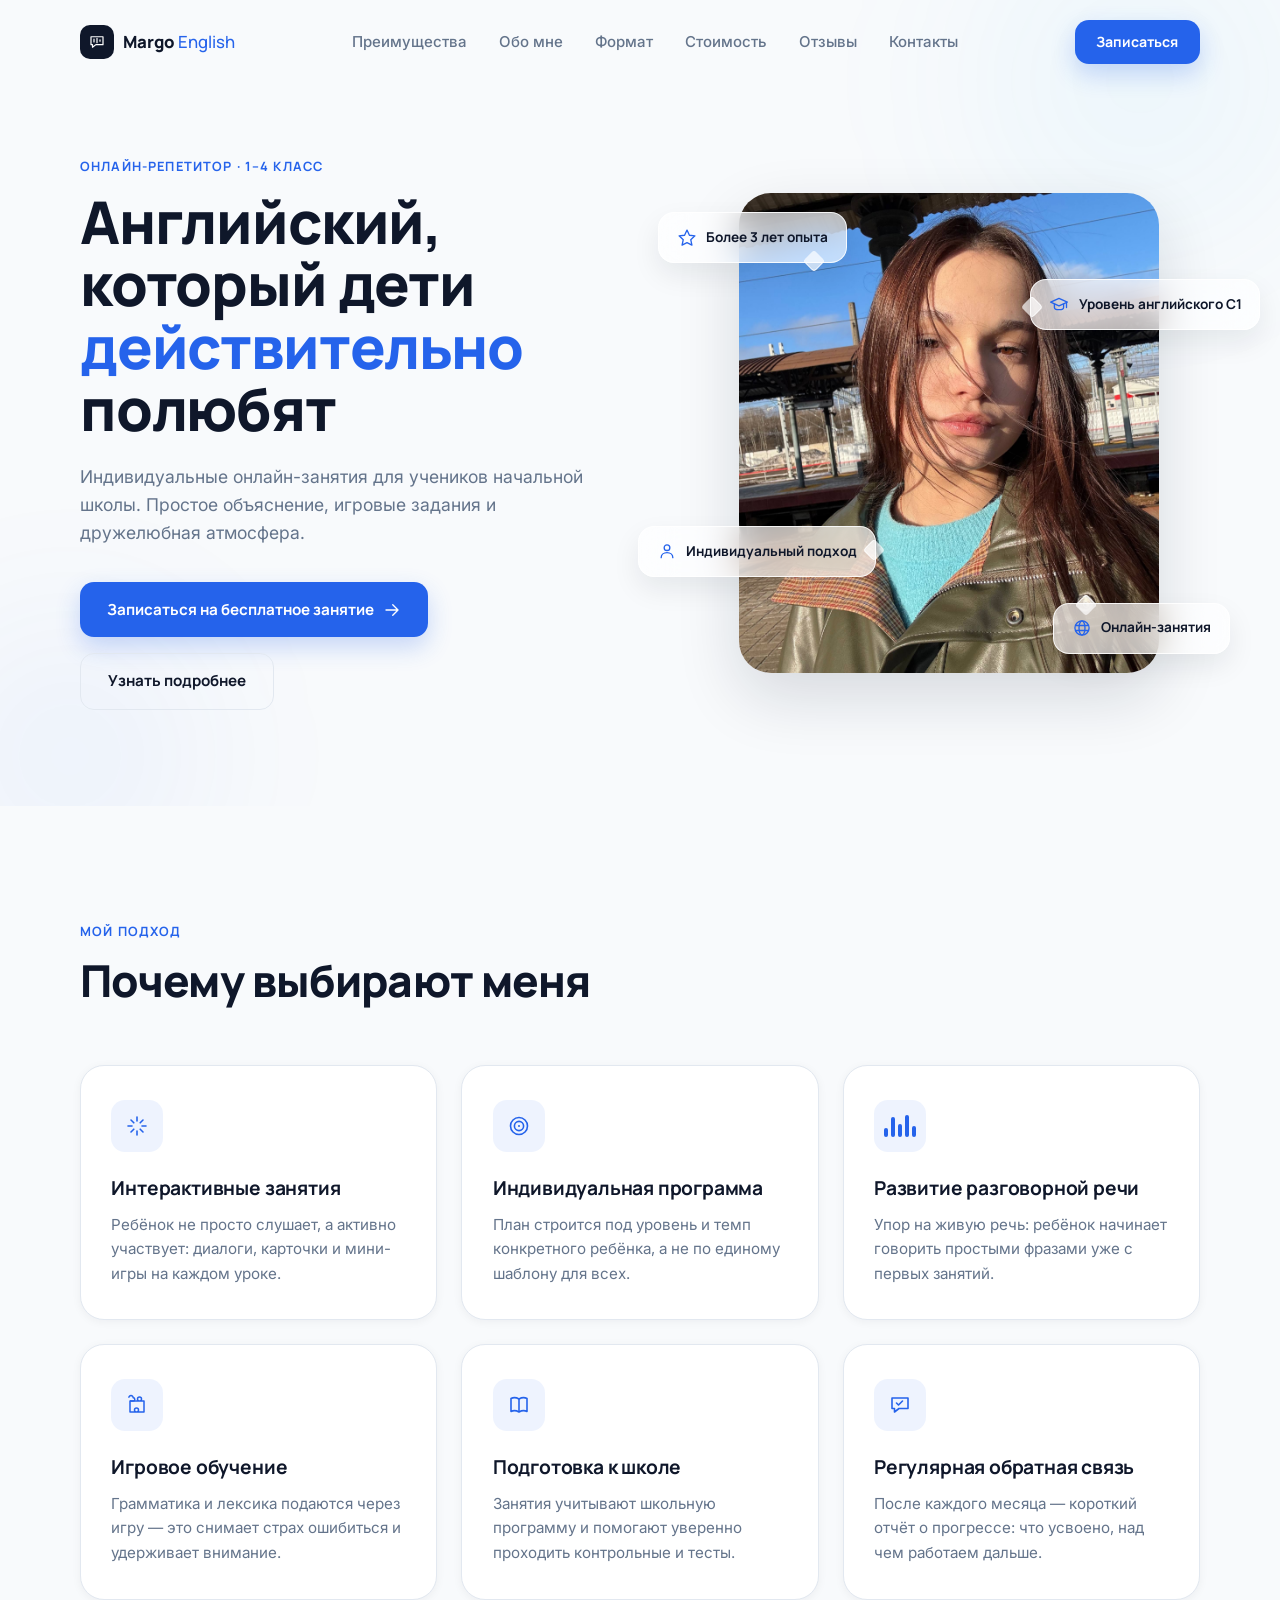
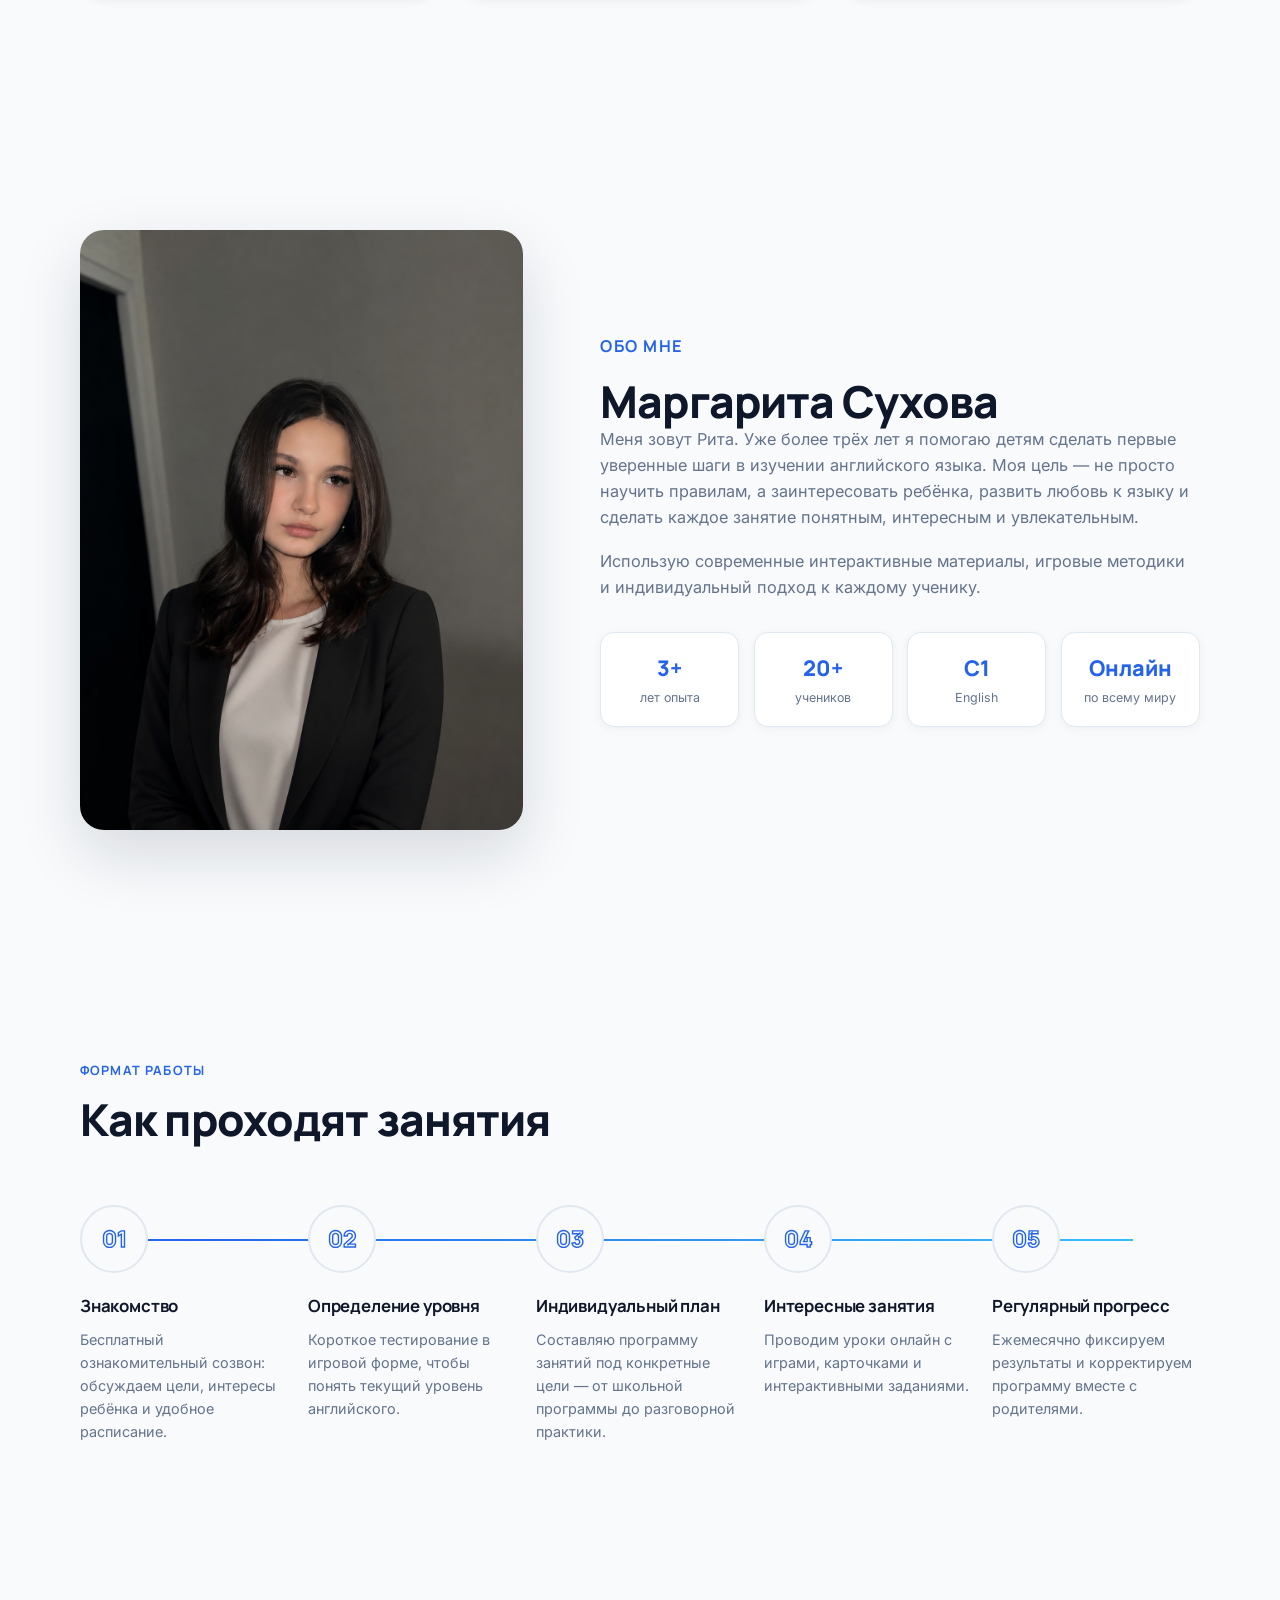
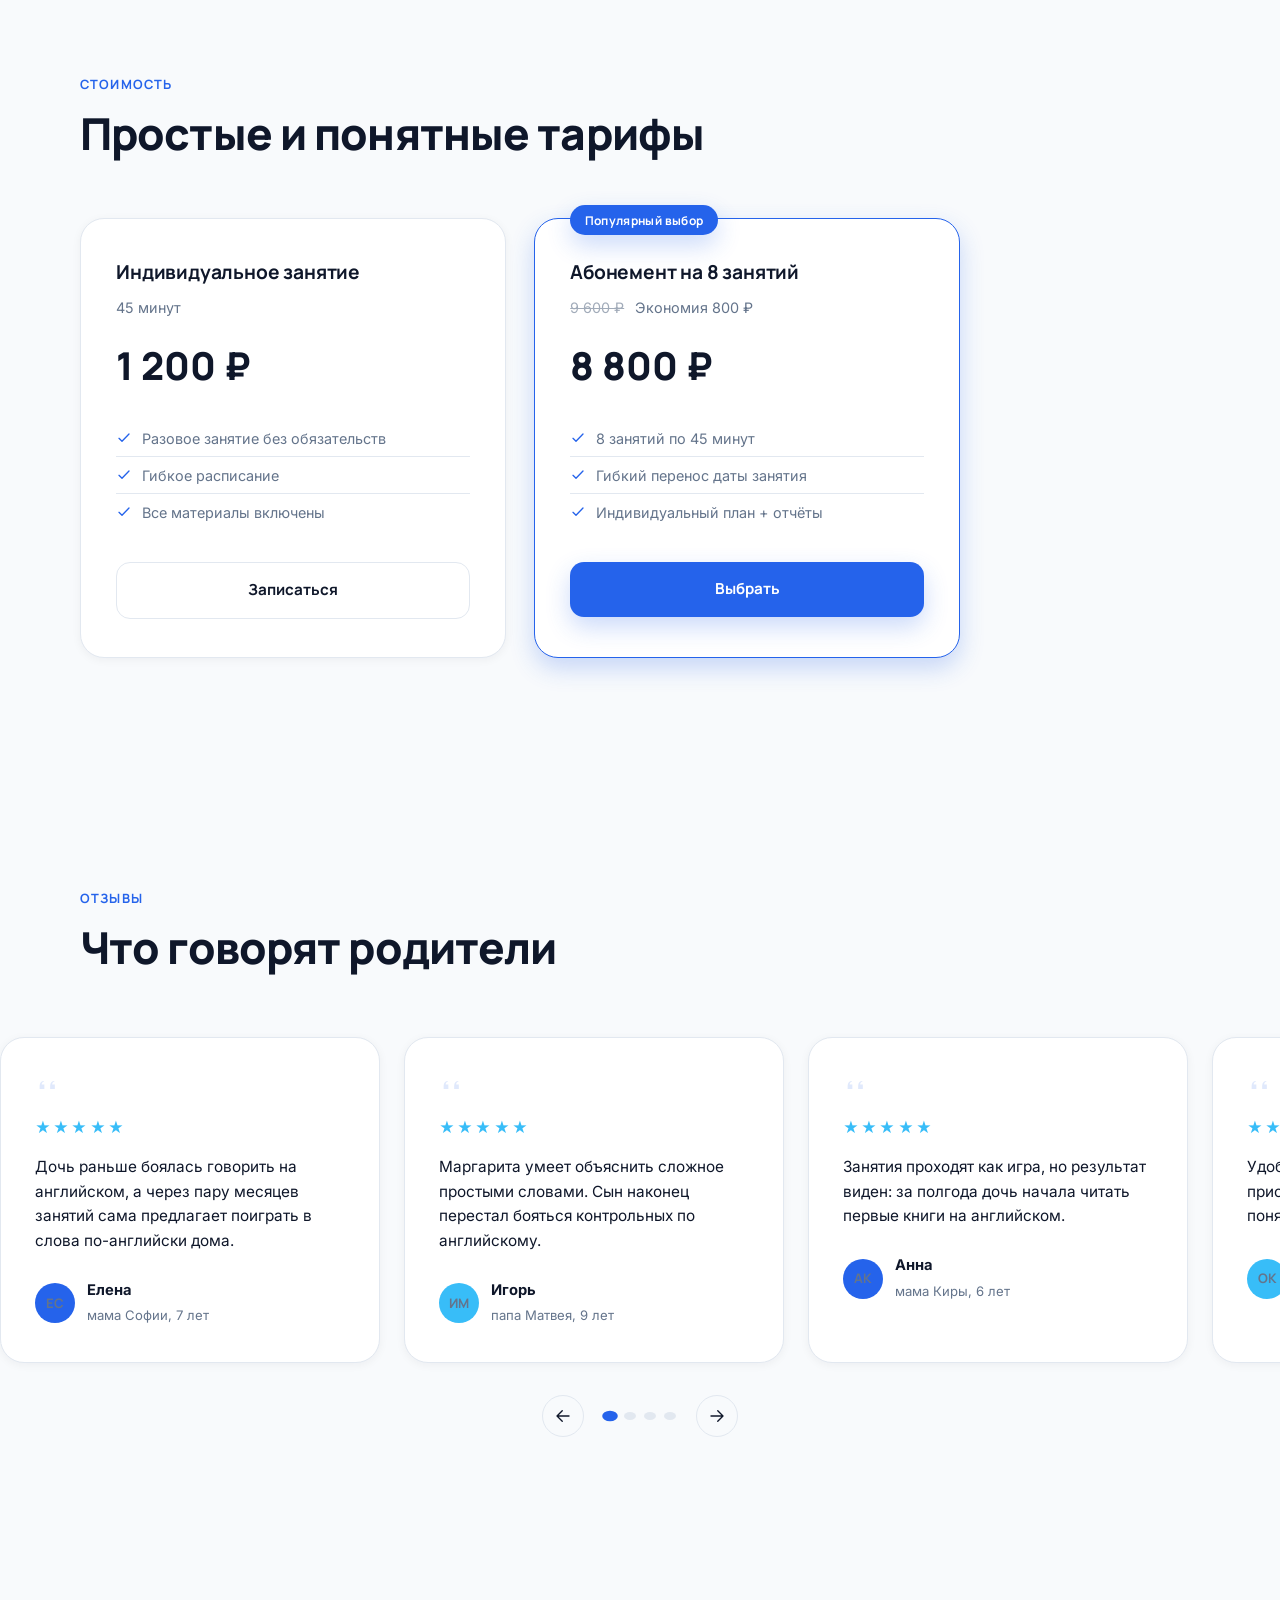
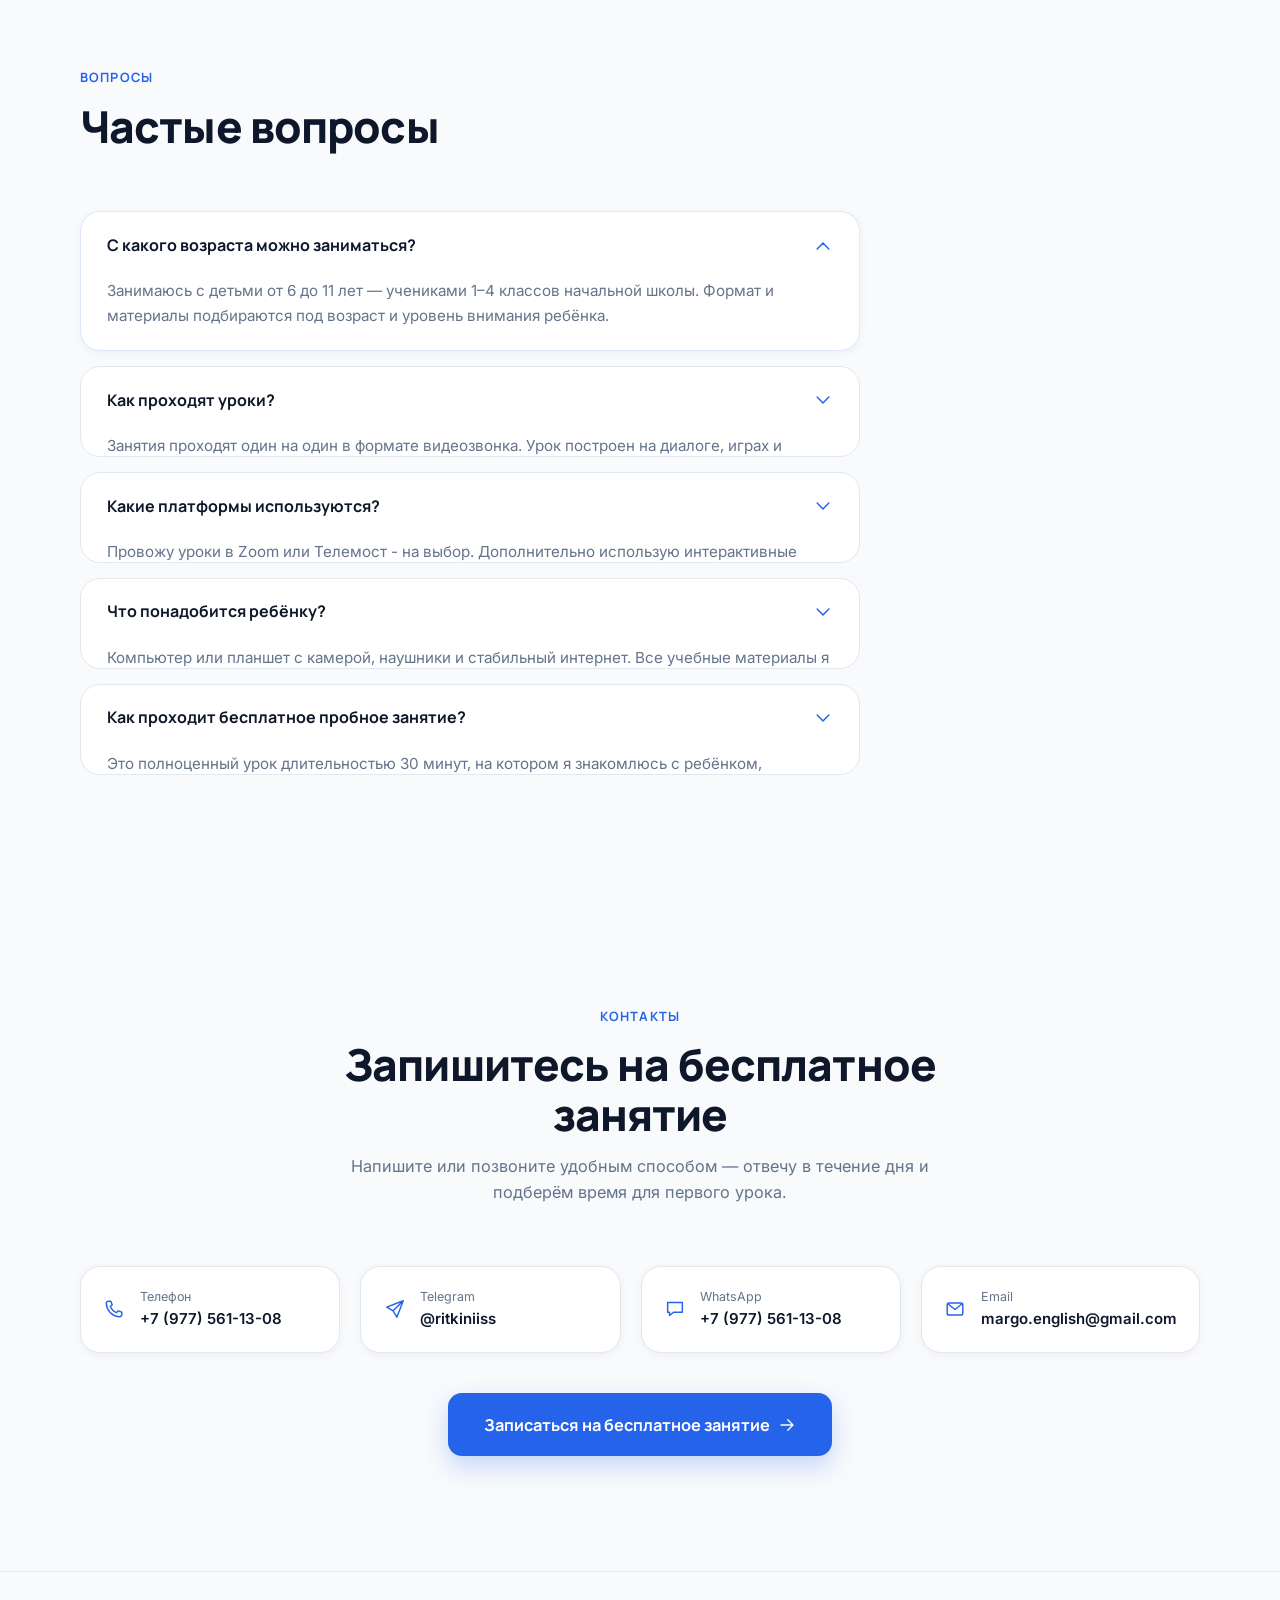
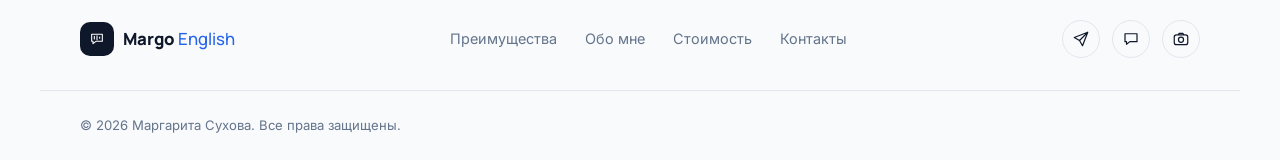
<file: index.html>
<!DOCTYPE html>
<html lang="ru">
<head>
<meta charset="UTF-8">
<meta name="viewport" content="width=device-width, initial-scale=1.0">
<title>Маргарита Сухова — репетитор английского языка для детей | Онлайн-занятия</title>
<meta name="description" content="Индивидуальные онлайн-занятия английским языком для учеников начальной школы. Игровые задания, разговорная практика и регулярная обратная связь для родителей. Запишитесь на бесплатное пробное занятие.">
<meta name="theme-color" content="#F8FAFC">

<!-- Open Graph -->
<meta property="og:type" content="website">
<meta property="og:title" content="Дарья Кроитор — репетитор английского языка для детей">
<meta property="og:description" content="Индивидуальные онлайн-занятия для учеников начальной школы. Простое объяснение, игровые задания и дружелюбная атмосфера.">
<meta property="og:image" content="images/about-photo.jpg">
<meta property="og:locale" content="ru_RU">

<link rel="icon" type="image/svg+xml" href="images/favicon.svg">

<!-- Preconnect + Google Fonts (Manrope for display, Inter for body) -->
<link rel="preconnect" href="https://fonts.googleapis.com">
<link rel="preconnect" href="https://fonts.gstatic.com" crossorigin>
<link href="https://fonts.googleapis.com/css2?family=Manrope:wght@500;700;800&family=Inter:wght@400;500;600;700&display=swap" rel="stylesheet">

<link rel="stylesheet" href="css/style.css">

<!-- JSON-LD structured data for SEO -->
<script type="application/ld+json">
{
  "@context": "https://schema.org",
  "@type": "Person",
  "name": "Маргарита Сухова",
  "jobTitle": "Репетитор английского языка",
  "description": "Онлайн-репетитор английского языка для учеников начальной школы. Индивидуальные занятия, игровые методики, подготовка к школе.",
  "knowsLanguage": ["ru", "en"],
  "areaServed": "Онлайн, весь мир"
}
</script>
</head>
<body>

<!-- ============ SVG ICON SPRITE (hidden, reused via <use>) ============ -->
<svg xmlns="http://www.w3.org/2000/svg" style="display:none" aria-hidden="true">
  <defs>
    <symbol id="icon-star" viewBox="0 0 24 24"><path d="M12 2.5l2.9 6.2 6.6.7-5 4.6 1.4 6.6L12 17.6 6.1 20.6l1.4-6.6-5-4.6 6.6-.7z" fill="none" stroke="currentColor" stroke-width="1.6" stroke-linejoin="round"/></symbol>
    <symbol id="icon-cap" viewBox="0 0 24 24"><path d="M2 8.5L12 4l10 4.5-10 4.5-10-4.5z" fill="none" stroke="currentColor" stroke-width="1.6" stroke-linejoin="round"/><path d="M6.5 10.6v4.3c0 1.4 2.5 2.6 5.5 2.6s5.5-1.2 5.5-2.6v-4.3" fill="none" stroke="currentColor" stroke-width="1.6" stroke-linejoin="round"/><path d="M21 9.5v5.5" fill="none" stroke="currentColor" stroke-width="1.6" stroke-linecap="round"/></symbol>
    <symbol id="icon-user" viewBox="0 0 24 24"><circle cx="12" cy="8" r="3.4" fill="none" stroke="currentColor" stroke-width="1.6"/><path d="M5 20c0-3.6 3.1-6 7-6s7 2.4 7 6" fill="none" stroke="currentColor" stroke-width="1.6" stroke-linecap="round"/></symbol>
    <symbol id="icon-globe" viewBox="0 0 24 24"><circle cx="12" cy="12" r="8.5" fill="none" stroke="currentColor" stroke-width="1.6"/><ellipse cx="12" cy="12" rx="3.6" ry="8.5" fill="none" stroke="currentColor" stroke-width="1.6"/><path d="M3.7 9h16.6M3.7 15h16.6" fill="none" stroke="currentColor" stroke-width="1.6"/></symbol>
    <symbol id="icon-spark" viewBox="0 0 24 24"><path d="M12 3v4M12 17v4M3 12h4M17 12h4M6 6l2.8 2.8M15.2 15.2L18 18M18 6l-2.8 2.8M8.8 15.2L6 18" fill="none" stroke="currentColor" stroke-width="1.6" stroke-linecap="round"/></symbol>
    <symbol id="icon-target" viewBox="0 0 24 24"><circle cx="12" cy="12" r="8.5" fill="none" stroke="currentColor" stroke-width="1.6"/><circle cx="12" cy="12" r="4.6" fill="none" stroke="currentColor" stroke-width="1.6"/><circle cx="12" cy="12" r="1" fill="currentColor"/></symbol>
    <symbol id="icon-chat-wave" viewBox="0 0 24 24"><path d="M4 5h16v10.5H10.5L6 19v-3.5H4z" fill="none" stroke="currentColor" stroke-width="1.6" stroke-linejoin="round"/><path d="M8 8v4M12 7v6M16 9v2" stroke="currentColor" stroke-width="1.6" stroke-linecap="round"/></symbol>
    <symbol id="icon-puzzle" viewBox="0 0 24 24"><path d="M5 8h3.2a1.6 1.6 0 100-3.2c0-1.2-1-2.3-2.2-2.3S3.8 3.6 3.8 4.8" fill="none" stroke="currentColor" stroke-width="1.5" stroke-linejoin="round"/><path d="M5 8v11h6.5a2 2 0 100-4 2 2 0 100 4H19V8h-4.5a2 2 0 110-4 2 2 0 110 4H5z" fill="none" stroke="currentColor" stroke-width="1.5" stroke-linejoin="round"/></symbol>
    <symbol id="icon-book" viewBox="0 0 24 24"><path d="M4 5.5c2-1 5-1.2 8 .5 3-1.7 6-1.5 8-.5v13c-2-1-5-1.2-8 .5-3-1.7-6-1.5-8-.5z" fill="none" stroke="currentColor" stroke-width="1.6" stroke-linejoin="round"/><path d="M12 6v13" stroke="currentColor" stroke-width="1.6"/></symbol>
    <symbol id="icon-msg-check" viewBox="0 0 24 24"><path d="M4 5h16v10.5H11l-4.5 3.5v-3.5H4z" fill="none" stroke="currentColor" stroke-width="1.6" stroke-linejoin="round"/><path d="M8.5 10l2 2 4-4" fill="none" stroke="currentColor" stroke-width="1.6" stroke-linecap="round" stroke-linejoin="round"/></symbol>
    <symbol id="icon-arrow-right" viewBox="0 0 24 24"><path d="M4 12h16M13 5l7 7-7 7" fill="none" stroke="currentColor" stroke-width="1.8" stroke-linecap="round" stroke-linejoin="round"/></symbol>
    <symbol id="icon-chevron-down" viewBox="0 0 24 24"><path d="M5 8.5l7 7 7-7" fill="none" stroke="currentColor" stroke-width="1.8" stroke-linecap="round" stroke-linejoin="round"/></symbol>
    <symbol id="icon-phone" viewBox="0 0 24 24"><path d="M6 3.5h2.6l1.4 4-2 1.6a11.5 11.5 0 006.9 6.9l1.6-2 4 1.4V18c0 1.4-1.2 2.6-2.7 2.4C9.8 19.6 4.4 14.2 3.6 6.2 3.4 4.7 4.6 3.5 6 3.5z" fill="none" stroke="currentColor" stroke-width="1.6" stroke-linejoin="round"/></symbol>
    <symbol id="icon-send" viewBox="0 0 24 24"><path d="M21 3L10 14M21 3l-7 18-4-7-7-4z" fill="none" stroke="currentColor" stroke-width="1.6" stroke-linejoin="round" stroke-linecap="round"/></symbol>
    <symbol id="icon-chat" viewBox="0 0 24 24"><path d="M4 5h16v10.5H10.5L6 19v-3.5H4z" fill="none" stroke="currentColor" stroke-width="1.6" stroke-linejoin="round"/></symbol>
    <symbol id="icon-mail" viewBox="0 0 24 24"><rect x="3.5" y="5.5" width="17" height="13" rx="2" fill="none" stroke="currentColor" stroke-width="1.6"/><path d="M4.5 6.5l7.5 6 7.5-6" fill="none" stroke="currentColor" stroke-width="1.6" stroke-linecap="round" stroke-linejoin="round"/></symbol>
    <symbol id="icon-camera" viewBox="0 0 24 24"><rect x="3" y="6.5" width="18" height="13" rx="3" fill="none" stroke="currentColor" stroke-width="1.6"/><circle cx="12" cy="13" r="3.4" fill="none" stroke="currentColor" stroke-width="1.6"/><path d="M8.5 6.5l1-2h5l1 2" fill="none" stroke="currentColor" stroke-width="1.6" stroke-linejoin="round"/></symbol>
    <symbol id="icon-quote" viewBox="0 0 24 24"><path d="M7.5 8.5c-2 0-3.5 1.6-3.5 4v3h4v-4H5.7c0-1.4.9-2.3 2-2.6z" fill="currentColor"/><path d="M16.5 8.5c-2 0-3.5 1.6-3.5 4v3h4v-4h-2.3c0-1.4.9-2.3 2-2.6z" fill="currentColor"/></symbol>
    <symbol id="icon-menu" viewBox="0 0 24 24"><path d="M4 6.5h16M4 12h16M4 17.5h16" fill="none" stroke="currentColor" stroke-width="1.8" stroke-linecap="round"/></symbol>
    <symbol id="icon-close" viewBox="0 0 24 24"><path d="M5 5l14 14M19 5L5 19" fill="none" stroke="currentColor" stroke-width="1.8" stroke-linecap="round"/></symbol>
    <symbol id="icon-check" viewBox="0 0 24 24"><path d="M4.5 12.5l4.5 4.5L19.5 6" fill="none" stroke="currentColor" stroke-width="2" stroke-linecap="round" stroke-linejoin="round"/></symbol>
  </defs>
</svg>

<!-- ============ HEADER / NAV ============ -->
<header class="site-header" id="site-header">
  <div class="container header-inner">
    <a href="#hero" class="logo" aria-label="Margo English — на главную">
      <span class="logo-mark"><svg class="icon" width="18" height="18"><use href="#icon-chat-wave"/></svg></span>
      <span class="logo-text">Margo <em>English</em></span>
    </a>

    <nav class="main-nav" id="main-nav" aria-label="Основная навигация">
      <ul>
        <li><a href="#advantages">Преимущества</a></li>
        <li><a href="#about">Обо мне</a></li>
        <li><a href="#process">Формат</a></li>
        <li><a href="#pricing">Стоимость</a></li>
        <li><a href="#testimonials">Отзывы</a></li>
        <li><a href="#contact">Контакты</a></li>
      </ul>
    </nav>

    <a href="#contact" class="btn btn-primary btn-nav">Записаться</a>

    <button class="nav-toggle" id="nav-toggle" aria-label="Открыть меню" aria-expanded="false" aria-controls="main-nav">
      <svg class="icon icon-open" width="22" height="22"><use href="#icon-menu"/></svg>
      <svg class="icon icon-close" width="22" height="22"><use href="#icon-close"/></svg>
    </button>
  </div>
</header>

<main>

  <!-- ============ HERO ============ -->
  <section class="hero" id="hero">
    <div class="hero-blob hero-blob-1" aria-hidden="true"></div>
    <div class="hero-blob hero-blob-2" aria-hidden="true"></div>

    <div class="container hero-grid">
      <div class="hero-content reveal">
        <p class="eyebrow">Онлайн-репетитор · 1–4 класс</p>
        <h1>Английский, который дети <em>действительно</em> полюбят</h1>
        <p class="hero-subtitle">Индивидуальные онлайн-занятия для учеников начальной школы. Простое объяснение, игровые задания и дружелюбная атмосфера.</p>
        <div class="hero-actions">
          <a href="#contact" class="btn btn-primary">
            Записаться на бесплатное занятие
            <svg class="icon" width="18" height="18"><use href="#icon-arrow-right"/></svg>
          </a>
          <a href="#about" class="btn btn-secondary">Узнать подробнее</a>
        </div>
      </div>

      <div class="hero-visual reveal" style="--delay:.15s">
        <div class="hero-photo-frame">
          <!-- ЗАМЕНИТЕ images/hero-photo.jpg на своё фото. См. README.md -->
          <img src="images/hero-photo.jpg" alt="Маргарита Сухова, репетитор английского языка" width="560" height="640" loading="eager">
        </div>

        <div class="glass-card card-float card-float-1" style="--delay:.3s">
          <svg class="icon" width="20" height="20"><use href="#icon-star"/></svg>
          <span>Более 3 лет опыта</span>
        </div>
        <div class="glass-card card-float card-float-2" style="--delay:.4s">
          <svg class="icon" width="20" height="20"><use href="#icon-cap"/></svg>
          <span>Уровень английского C1</span>
        </div>
        <div class="glass-card card-float card-float-3" style="--delay:.5s">
          <svg class="icon" width="20" height="20"><use href="#icon-user"/></svg>
          <span>Индивидуальный подход</span>
        </div>
        <div class="glass-card card-float card-float-4" style="--delay:.6s">
          <svg class="icon" width="20" height="20"><use href="#icon-globe"/></svg>
          <span>Онлайн-занятия</span>
        </div>
      </div>
    </div>
  </section>

  <!-- ============ ADVANTAGES ============ -->
  <section class="advantages" id="advantages">
    <div class="container">
      <div class="section-head reveal">
        <p class="eyebrow">Мой подход</p>
        <h2>Почему выбирают меня</h2>
      </div>

      <div class="cards-grid">
        <article class="advantage-card reveal">
          <span class="advantage-icon"><svg class="icon" width="24" height="24"><use href="#icon-spark"/></svg></span>
          <h3>Интерактивные занятия</h3>
          <p>Ребёнок не просто слушает, а активно участвует: диалоги, карточки и мини-игры на каждом уроке.</p>
        </article>

        <article class="advantage-card reveal" style="--delay:.08s">
          <span class="advantage-icon"><svg class="icon" width="24" height="24"><use href="#icon-target"/></svg></span>
          <h3>Индивидуальная программа</h3>
          <p>План строится под уровень и темп конкретного ребёнка, а не по единому шаблону для всех.</p>
        </article>

        <article class="advantage-card advantage-card--signature reveal" style="--delay:.16s">
          <span class="advantage-icon">
            <span class="eq" aria-hidden="true"><i></i><i></i><i></i><i></i><i></i></span>
          </span>
          <h3>Развитие разговорной речи</h3>
          <p>Упор на живую речь: ребёнок начинает говорить простыми фразами уже с первых занятий.</p>
        </article>

        <article class="advantage-card reveal" style="--delay:.24s">
          <span class="advantage-icon"><svg class="icon" width="24" height="24"><use href="#icon-puzzle"/></svg></span>
          <h3>Игровое обучение</h3>
          <p>Грамматика и лексика подаются через игру — это снимает страх ошибиться и удерживает внимание.</p>
        </article>

        <article class="advantage-card reveal" style="--delay:.32s">
          <span class="advantage-icon"><svg class="icon" width="24" height="24"><use href="#icon-book"/></svg></span>
          <h3>Подготовка к школе</h3>
          <p>Занятия учитывают школьную программу и помогают уверенно проходить контрольные и тесты.</p>
        </article>

        <article class="advantage-card reveal" style="--delay:.4s">
          <span class="advantage-icon"><svg class="icon" width="24" height="24"><use href="#icon-msg-check"/></svg></span>
          <h3>Регулярная обратная связь</h3>
          <p>После каждого месяца — короткий отчёт о прогрессе: что усвоено, над чем работаем дальше.</p>
        </article>
      </div>
    </div>
  </section>

  <!-- ============ ABOUT ============ -->
  <section class="about" id="about">
    <div class="container about-grid">
      <div class="about-photo reveal">
        <!-- ЗАМЕНИТЕ images/about-photo.jpg на своё фото. См. README.md -->
        <img src="images/about-photo.jpg" alt="Дарья Кроитор проводит онлайн-урок английского" width="520" height="600" loading="lazy">
      </div>

      <div class="about-content reveal" style="--delay:.1s">
        <p class="eyebrow">Обо мне</p>
        <h2>Маргарита Сухова</h2>
        <p>Меня зовут Рита. Уже более трёх лет я помогаю детям сделать первые уверенные шаги в изучении английского языка. Моя цель — не просто научить правилам, а заинтересовать ребёнка, развить любовь к языку и сделать каждое занятие понятным, интересным и увлекательным.</p>
        <p>Использую современные интерактивные материалы, игровые методики и индивидуальный подход к каждому ученику.</p>

        <div class="stats-row">
          <div class="stat-card"><span class="stat-num">3+</span><span class="stat-label">лет опыта</span></div>
          <div class="stat-card"><span class="stat-num">20+</span><span class="stat-label">учеников</span></div>
          <div class="stat-card"><span class="stat-num">C1</span><span class="stat-label">English</span></div>
          <div class="stat-card"><span class="stat-num">Онлайн</span><span class="stat-label">по всему миру</span></div>
        </div>
      </div>
    </div>
  </section>

  <!-- ============ PROCESS / TIMELINE ============ -->
  <section class="process" id="process">
    <div class="container">
      <div class="section-head reveal">
        <p class="eyebrow">Формат работы</p>
        <h2>Как проходят занятия</h2>
      </div>

      <ol class="timeline">
        <li class="timeline-step reveal">
          <span class="timeline-num">01</span>
          <div class="timeline-body">
            <h3>Знакомство</h3>
            <p>Бесплатный ознакомительный созвон: обсуждаем цели, интересы ребёнка и удобное расписание.</p>
          </div>
        </li>
        <li class="timeline-step reveal" style="--delay:.1s">
          <span class="timeline-num">02</span>
          <div class="timeline-body">
            <h3>Определение уровня</h3>
            <p>Короткое тестирование в игровой форме, чтобы понять текущий уровень английского.</p>
          </div>
        </li>
        <li class="timeline-step reveal" style="--delay:.2s">
          <span class="timeline-num">03</span>
          <div class="timeline-body">
            <h3>Индивидуальный план</h3>
            <p>Составляю программу занятий под конкретные цели — от школьной программы до разговорной практики.</p>
          </div>
        </li>
        <li class="timeline-step reveal" style="--delay:.3s">
          <span class="timeline-num">04</span>
          <div class="timeline-body">
            <h3>Интересные занятия</h3>
            <p>Проводим уроки онлайн с играми, карточками и интерактивными заданиями.</p>
          </div>
        </li>
        <li class="timeline-step reveal" style="--delay:.4s">
          <span class="timeline-num">05</span>
          <div class="timeline-body">
            <h3>Регулярный прогресс</h3>
            <p>Ежемесячно фиксируем результаты и корректируем программу вместе с родителями.</p>
          </div>
        </li>
      </ol>
    </div>
  </section>

  <!-- ============ PRICING ============ -->
  <section class="pricing" id="pricing">
    <div class="container">
      <div class="section-head reveal">
        <p class="eyebrow">Стоимость</p>
        <h2>Простые и понятные тарифы</h2>
      </div>

      <div class="pricing-grid">
        <div class="price-card reveal">
          <h3>Индивидуальное занятие</h3>
          <p class="price-meta">45 минут</p>
          <p class="price-value">1 200 ₽</p>
          <ul class="price-features">
            <li><svg class="icon" width="16" height="16"><use href="#icon-check"/></svg>Разовое занятие без обязательств</li>
            <li><svg class="icon" width="16" height="16"><use href="#icon-check"/></svg>Гибкое расписание</li>
            <li><svg class="icon" width="16" height="16"><use href="#icon-check"/></svg>Все материалы включены</li>
          </ul>
          <a href="#contact" class="btn btn-secondary btn-block">Записаться</a>
        </div>

        <div class="price-card price-card--popular reveal" style="--delay:.1s">
          <span class="price-badge">Популярный выбор</span>
          <h3>Абонемент на 8 занятий</h3>
          <p class="price-meta"><span class="price-old">9 600 ₽</span> Экономия 800 ₽</p>
          <p class="price-value">8 800 ₽</p>
          <ul class="price-features">
            <li><svg class="icon" width="16" height="16"><use href="#icon-check"/></svg>8 занятий по 45 минут</li>
            <li><svg class="icon" width="16" height="16"><use href="#icon-check"/></svg>Гибкий перенос даты занятия</li>
            <li><svg class="icon" width="16" height="16"><use href="#icon-check"/></svg>Индивидуальный план + отчёты</li>
          </ul>
          <a href="#contact" class="btn btn-primary btn-block">Выбрать</a>
        </div>
      </div>
    </div>
  </section>

  <!-- ============ TESTIMONIALS ============ -->
  <section class="testimonials" id="testimonials">
    <div class="container">
      <div class="section-head reveal">
        <p class="eyebrow">Отзывы</p>
        <h2>Что говорят родители</h2>
      </div>
    </div>

    <div class="testimonials-viewport reveal">
      <div class="testimonials-track" id="testimonials-track">

        <article class="testimonial-card">
          <svg class="icon quote-icon" width="28" height="28"><use href="#icon-quote"/></svg>
          <div class="stars" aria-label="Оценка 5 из 5">★★★★★</div>
          <p>Дочь раньше боялась говорить на английском, а через пару месяцев занятий сама предлагает поиграть в слова по-английски дома.</p>
          <div class="testimonial-author">
            <span class="avatar" style="--av:var(--accent)">ЕС</span>
            <div>
              <strong>Елена</strong>
              <span>мама Софии, 7 лет</span>
            </div>
          </div>
        </article>

        <article class="testimonial-card">
          <svg class="icon quote-icon" width="28" height="28"><use href="#icon-quote"/></svg>
          <div class="stars" aria-label="Оценка 5 из 5">★★★★★</div>
          <p>Маргарита умеет объяснить сложное простыми словами. Сын наконец перестал бояться контрольных по английскому.</p>
          <div class="testimonial-author">
            <span class="avatar" style="--av:var(--accent-2)">ИМ</span>
            <div>
              <strong>Игорь</strong>
              <span>папа Матвея, 9 лет</span>
            </div>
          </div>
        </article>

        <article class="testimonial-card">
          <svg class="icon quote-icon" width="28" height="28"><use href="#icon-quote"/></svg>
          <div class="stars" aria-label="Оценка 5 из 5">★★★★★</div>
          <p>Занятия проходят как игра, но результат виден: за полгода дочь начала читать первые книги на английском.</p>
          <div class="testimonial-author">
            <span class="avatar" style="--av:var(--accent)">АК</span>
            <div>
              <strong>Анна</strong>
              <span>мама Киры, 6 лет</span>
            </div>
          </div>
        </article>

        <article class="testimonial-card">
          <svg class="icon quote-icon" width="28" height="28"><use href="#icon-quote"/></svg>
          <div class="stars" aria-label="Оценка 5 из 5">★★★★★</div>
          <p>Удобно, что после каждого месяца присылают отчёт о прогрессе — всегда понятно, над чем сейчас работаем.</p>
          <div class="testimonial-author">
            <span class="avatar" style="--av:var(--accent-2)">ОК</span>
            <div>
              <strong>Ольга</strong>
              <span>мама двоих детей, 8 и 10 лет</span>
            </div>
          </div>
        </article>

      </div>

      <div class="testimonials-controls container">
        <button class="slider-btn" id="t-prev" aria-label="Предыдущий отзыв"><svg class="icon" width="18" height="18" style="transform:rotate(180deg)"><use href="#icon-arrow-right"/></svg></button>
        <div class="slider-dots" id="t-dots"></div>
        <button class="slider-btn" id="t-next" aria-label="Следующий отзыв"><svg class="icon" width="18" height="18"><use href="#icon-arrow-right"/></svg></button>
      </div>
    </div>
  </section>

  <!-- ============ FAQ ============ -->
  <section class="faq" id="faq">
    <div class="container">
      <div class="section-head reveal">
        <p class="eyebrow">Вопросы</p>
        <h2>Частые вопросы</h2>
      </div>

      <div class="accordion reveal">
        <div class="accordion-item is-open">
          <button class="accordion-trigger" aria-expanded="true">
            <span>С какого возраста можно заниматься?</span>
            <svg class="icon" width="20" height="20"><use href="#icon-chevron-down"/></svg>
          </button>
          <div class="accordion-panel">
            <p>Занимаюсь с детьми от 6 до 11 лет — учениками 1–4 классов начальной школы. Формат и материалы подбираются под возраст и уровень внимания ребёнка.</p>
          </div>
        </div>

        <div class="accordion-item">
          <button class="accordion-trigger" aria-expanded="false">
            <span>Как проходят уроки?</span>
            <svg class="icon" width="20" height="20"><use href="#icon-chevron-down"/></svg>
          </button>
          <div class="accordion-panel">
            <p>Занятия проходят один на один в формате видеозвонка. Урок построен на диалоге, играх и интерактивных заданиях — без скучной зубрёжки.</p>
          </div>
        </div>

        <div class="accordion-item">
          <button class="accordion-trigger" aria-expanded="false">
            <span>Какие платформы используются?</span>
            <svg class="icon" width="20" height="20"><use href="#icon-chevron-down"/></svg>
          </button>
          <div class="accordion-panel">
            <p>Провожу уроки в Zoom или Телемост - на выбор. Дополнительно использую интерактивные онлайн-доски и обучающие приложения для практики между занятиями.</p>
          </div>
        </div>

        <div class="accordion-item">
          <button class="accordion-trigger" aria-expanded="false">
            <span>Что понадобится ребёнку?</span>
            <svg class="icon" width="20" height="20"><use href="#icon-chevron-down"/></svg>
          </button>
          <div class="accordion-panel">
            <p>Компьютер или планшет с камерой, наушники и стабильный интернет. Все учебные материалы я готовлю сама и присылаю заранее.</p>
          </div>
        </div>

        <div class="accordion-item">
          <button class="accordion-trigger" aria-expanded="false">
            <span>Как проходит бесплатное пробное занятие?</span>
            <svg class="icon" width="20" height="20"><use href="#icon-chevron-down"/></svg>
          </button>
          <div class="accordion-panel">
            <p>Это полноценный урок длительностью 30 минут, на котором я знакомлюсь с ребёнком, определяю уровень и показываю формат занятий — без каких-либо обязательств.</p>
          </div>
        </div>
      </div>
    </div>
  </section>

  <!-- ============ CONTACT ============ -->
  <section class="contact" id="contact">
    <div class="container contact-inner">
      <div class="section-head reveal">
        <p class="eyebrow">Контакты</p>
        <h2>Запишитесь на бесплатное занятие</h2>
        <p class="contact-sub">Напишите или позвоните удобным способом — отвечу в течение дня и подберём время для первого урока.</p>
      </div>

      <address class="contact-grid reveal">
        <!-- ЗАМЕНИТЕ контакты ниже на свои. См. README.md -->
        <a href="tel:+79775611308" class="contact-item">
          <svg class="icon" width="22" height="22"><use href="#icon-phone"/></svg>
          <div><span class="contact-label">Телефон</span><span class="contact-value">+7 (977) 561-13-08</span></div>
        </a>
        <a href="https://t.me/daria_english" class="contact-item" target="_blank" rel="noopener">
          <svg class="icon" width="22" height="22"><use href="#icon-send"/></svg>
          <div><span class="contact-label">Telegram</span><span class="contact-value">@ritkiniiss</span></div>
        </a>
        <a href="https://wa.me/79775611308" class="contact-item" target="_blank" rel="noopener">
          <svg class="icon" width="22" height="22"><use href="#icon-chat"/></svg>
          <div><span class="contact-label">WhatsApp</span><span class="contact-value">+7 (977) 561-13-08</span></div>
        </a>
        <a href="mailto:margo.english@gmail.com" class="contact-item">
          <svg class="icon" width="22" height="22"><use href="#icon-mail"/></svg>
          <div><span class="contact-label">Email</span><span class="contact-value">margo.english@gmail.com</span></div>
        </a>
      </address>

      <div class="contact-cta reveal">
        <a href="https://t.me/ritkiniiss" class="btn btn-primary btn-lg" target="_blank" rel="noopener">
          Записаться на бесплатное занятие
          <svg class="icon" width="18" height="18"><use href="#icon-arrow-right"/></svg>
        </a>
      </div>
    </div>
  </section>

</main>

<!-- ============ FOOTER ============ -->
<footer class="site-footer">
  <div class="container footer-inner">
    <a href="#hero" class="logo">
      <span class="logo-mark"><svg class="icon" width="16" height="16"><use href="#icon-chat-wave"/></svg></span>
      <span class="logo-text">Margo <em>English</em></span>
    </a>

    <nav aria-label="Навигация в подвале">
      <ul class="footer-nav">
        <li><a href="#advantages">Преимущества</a></li>
        <li><a href="#about">Обо мне</a></li>
        <li><a href="#pricing">Стоимость</a></li>
        <li><a href="#contact">Контакты</a></li>
      </ul>
    </nav>

    <div class="footer-socials">
      <!-- ЗАМЕНИТЕ ссылки на свои соцсети. См. README.md -->
      <a href="https://t.me/ritkiniiss" aria-label="Telegram" target="_blank" rel="noopener"><svg class="icon" width="18" height="18"><use href="#icon-send"/></svg></a>
      <a href="https://wa.me/79775611308" aria-label="WhatsApp" target="_blank" rel="noopener"><svg class="icon" width="18" height="18"><use href="#icon-chat"/></svg></a>
      <a href="https://instagram.com/" aria-label="Instagram" target="_blank" rel="noopener"><svg class="icon" width="18" height="18"><use href="#icon-camera"/></svg></a>
    </div>
  </div>
  <div class="container footer-copy">
    <p>© <span id="year"></span> Маргарита Сухова. Все права защищены.</p>
  </div>
</footer>

<script src="js/main.js"></script>
</body>
</html>
</file>
<file: css/style.css>
/* ==========================================================================
   Daria English — стили лендинга
   Оглавление:
   1. Токены и сброс
   2. Базовая типографика
   3. Утилиты (container, кнопки, eyebrow, reveal-анимации)
   4. Шапка / навигация
   5. Hero
   6. Преимущества
   7. Обо мне
   8. Формат занятий (timeline)
   9. Стоимость
   10. Отзывы (слайдер)
   11. FAQ (аккордеон)
   12. Контакты
   13. Footer
   14. Адаптив
   ========================================================================== */

/* ---------- 1. Токены и сброс ---------- */
:root {
  --bg: #F8FAFC;
  --card: #FFFFFF;
  --accent: #2563EB;
  --accent-dark: #1D4ED8;
  --accent-2: #38BDF8;
  --text-dark: #0F172A;
  --text-secondary: #64748B;
  --border: #E2E8F0;

  --accent-tint: rgba(37, 99, 235, 0.08);
  --accent-tint-strong: rgba(37, 99, 235, 0.14);
  --accent-2-tint: rgba(56, 189, 248, 0.14);

  --shadow-sm: 0 2px 10px rgba(15, 23, 42, 0.05);
  --shadow-md: 0 12px 28px rgba(15, 23, 42, 0.08);
  --shadow-lg: 0 24px 64px rgba(15, 23, 42, 0.14);
  --shadow-accent: 0 10px 24px rgba(37, 99, 235, 0.24);

  --radius-lg: 24px;
  --radius-md: 20px;
  --radius-sm: 14px;

  --font-display: "Manrope", sans-serif;
  --font-body: "Inter", sans-serif;

  --ease: cubic-bezier(0.16, 1, 0.3, 1);
  --header-h: 84px;
}

*, *::before, *::after { box-sizing: border-box; }
html { scroll-behavior: smooth; scroll-padding-top: var(--header-h); }

body {
  margin: 0;
  background: var(--bg);
  color: var(--text-dark);
  font-family: var(--font-body);
  font-size: 16px;
  line-height: 1.6;
  -webkit-font-smoothing: antialiased;
  overflow-x: hidden;
}

img { max-width: 100%; display: block; }
a { color: inherit; text-decoration: none; }
ul, ol { margin: 0; padding: 0; list-style: none; }
button { font: inherit; cursor: pointer; background: none; border: none; color: inherit; }
address { font-style: normal; }
svg.icon { flex-shrink: 0; }

/* Focus visibility */
a:focus-visible, button:focus-visible {
  outline: 2px solid var(--accent);
  outline-offset: 3px;
  border-radius: 4px;
}

/* ---------- 2. Типографика ---------- */
h1, h2, h3, h4 {
  font-family: var(--font-display);
  color: var(--text-dark);
  margin: 0;
  font-weight: 800;
  letter-spacing: -0.02em;
}

h1 { font-size: clamp(2.4rem, 4.6vw, 3.75rem); line-height: 1.06; }
h1 em { color: var(--accent); font-style: normal; }

h2 { font-size: clamp(2rem, 3.6vw, 2.75rem); line-height: 1.12; }

h3 { font-size: 1.2rem; font-weight: 700; letter-spacing: -0.01em; }

p { margin: 0; color: var(--text-secondary); }

.eyebrow {
  font-family: var(--font-display);
  font-size: 0.8rem;
  font-weight: 700;
  letter-spacing: 0.09em;
  text-transform: uppercase;
  color: var(--accent);
  margin: 0 0 0.9rem;
}

/* ---------- 3. Утилиты ---------- */
.container {
  width: 100%;
  max-width: 1200px;
  margin-inline: auto;
  padding-inline: clamp(1.25rem, 4vw, 2.5rem);
}

section { padding-block: clamp(4.5rem, 9vw, 7.5rem); }

.section-head { max-width: 640px; margin-bottom: clamp(2.5rem, 5vw, 3.75rem); }
.section-head.reveal { text-align: left; }

/* Buttons */
.btn {
  display: inline-flex;
  align-items: center;
  gap: 0.55rem;
  font-family: var(--font-display);
  font-weight: 700;
  font-size: 0.95rem;
  padding: 0.95rem 1.7rem;
  border-radius: var(--radius-sm);
  transition: transform 0.3s var(--ease), box-shadow 0.3s var(--ease), background-color 0.25s ease, border-color 0.25s ease;
  white-space: nowrap;
}

.btn-primary {
  background: var(--accent);
  color: #fff;
  box-shadow: var(--shadow-accent);
}
.btn-primary:hover { background: var(--accent-dark); transform: translateY(-2px); box-shadow: 0 16px 32px rgba(37,99,235,0.3); }
.btn-primary:active { transform: translateY(0); }
.btn-primary .icon { transition: transform 0.3s var(--ease); }
.btn-primary:hover .icon { transform: translateX(3px); }

.btn-secondary {
  background: transparent;
  color: var(--text-dark);
  border: 1.5px solid var(--border);
}
.btn-secondary:hover { border-color: var(--accent); color: var(--accent); background: var(--accent-tint); transform: translateY(-2px); }

.btn-lg { padding: 1.15rem 2.2rem; font-size: 1.02rem; }
.btn-block { width: 100%; justify-content: center; }
.btn-nav { padding: 0.7rem 1.35rem; font-size: 0.88rem; }

/* Scroll reveal */
.reveal {
  opacity: 0;
  transform: translateY(28px);
  transition: opacity 0.8s var(--ease), transform 0.8s var(--ease);
  transition-delay: var(--delay, 0s);
}
.reveal.is-visible { opacity: 1; transform: translateY(0); }

@media (prefers-reduced-motion: reduce) {
  html { scroll-behavior: auto; }
  .reveal { opacity: 1; transform: none; transition: none; }
  * { animation-duration: 0.001ms !important; transition-duration: 0.001ms !important; }
}

/* ---------- 4. Шапка / навигация ---------- */
.site-header {
  position: fixed;
  top: 0; left: 0; right: 0;
  z-index: 100;
  height: var(--header-h);
  display: flex;
  align-items: center;
  background: transparent;
  transition: background-color 0.35s ease, box-shadow 0.35s ease, backdrop-filter 0.35s ease;
}

.site-header.scrolled {
  background: rgba(248, 250, 252, 0.75);
  backdrop-filter: blur(16px) saturate(160%);
  -webkit-backdrop-filter: blur(16px) saturate(160%);
  box-shadow: 0 1px 0 var(--border);
}

.header-inner {
  display: flex;
  align-items: center;
  justify-content: space-between;
  gap: 2rem;
}

.logo {
  display: inline-flex;
  align-items: center;
  gap: 0.55rem;
  font-family: var(--font-display);
  font-weight: 800;
  font-size: 1.05rem;
  color: var(--text-dark);
}
.logo em { font-style: normal; color: var(--accent); font-weight: 500; }
.logo-mark {
  display: inline-flex;
  align-items: center;
  justify-content: center;
  width: 34px; height: 34px;
  border-radius: 10px;
  background: var(--text-dark);
  color: #fff;
}

.main-nav ul { display: flex; gap: 2rem; }
.main-nav a {
  font-size: 0.94rem;
  font-weight: 500;
  color: var(--text-secondary);
  position: relative;
  padding-block: 0.3rem;
  transition: color 0.25s ease;
}
.main-nav a::after {
  content: "";
  position: absolute;
  left: 0; right: 0; bottom: -2px;
  height: 2px;
  background: var(--accent);
  transform: scaleX(0);
  transform-origin: left;
  transition: transform 0.3s var(--ease);
}
.main-nav a:hover { color: var(--text-dark); }
.main-nav a:hover::after { transform: scaleX(1); }

.nav-toggle { display: none; padding: 0.4rem; }
.nav-toggle .icon-close { display: none; }
.nav-toggle[aria-expanded="true"] .icon-open { display: none; }
.nav-toggle[aria-expanded="true"] .icon-close { display: block; }

/* ---------- 5. Hero ---------- */
.hero {
  position: relative;
  padding-top: calc(var(--header-h) + clamp(2.5rem, 6vw, 4.5rem));
  padding-bottom: clamp(4rem, 8vw, 6rem);
  overflow: hidden;
}

.hero-blob {
  position: absolute;
  border-radius: 50%;
  filter: blur(70px);
  opacity: 0.5;
  pointer-events: none;
  z-index: 0;
  will-change: transform;
}
.hero-blob-1 {
  width: 520px; height: 520px;
  background: radial-gradient(circle, var(--accent-2-tint), transparent 70%);
  top: -180px; right: -120px;
}
.hero-blob-2 {
  width: 420px; height: 420px;
  background: radial-gradient(circle, var(--accent-tint-strong), transparent 70%);
  bottom: -160px; left: -140px;
}

.hero-grid {
  position: relative;
  z-index: 1;
  display: grid;
  grid-template-columns: 1.05fr 0.95fr;
  gap: clamp(2.5rem, 5vw, 4rem);
  align-items: center;
}

.hero-subtitle {
  font-size: 1.1rem;
  max-width: 46ch;
  margin-top: 1.4rem;
  color: var(--text-secondary);
}

.hero-actions {
  display: flex;
  flex-wrap: wrap;
  gap: 1rem;
  margin-top: 2.2rem;
}

.hero-visual {
  position: relative;
  display: flex;
  justify-content: center;
}

.hero-photo-frame {
  position: relative;
  width: min(420px, 100%);
  aspect-ratio: 7 / 8;
  border-radius: 32px;
  overflow: hidden;
  box-shadow: var(--shadow-lg);
  background: var(--card);
}
.hero-photo-frame img { width: 100%; height: 100%; object-fit: cover; }

.glass-card {
  position: absolute;
  display: flex;
  align-items: center;
  gap: 0.6rem;
  padding: 0.85rem 1.1rem;
  background: rgba(255, 255, 255, 0.68);
  backdrop-filter: blur(18px) saturate(180%);
  -webkit-backdrop-filter: blur(18px) saturate(180%);
  border: 1px solid rgba(255, 255, 255, 0.85);
  border-radius: 16px;
  box-shadow: var(--shadow-md);
  font-family: var(--font-display);
  font-weight: 700;
  font-size: 0.85rem;
  color: var(--text-dark);
  animation: float 6s ease-in-out infinite;
  animation-delay: var(--delay, 0s);
}
.glass-card::after {
  content: "";
  position: absolute;
  width: 16px; height: 16px;
  background: inherit;
  border-radius: 4px;
  border: 1px solid rgba(255,255,255,0.85);
  border-top: none;
  border-left: none;
}
.glass-card .icon { color: var(--accent); }

.card-float-1 { top: 4%; left: -8%; }
.card-float-1::after { bottom: -7px; right: 24px; transform: rotate(45deg); }
.card-float-2 { top: 18%; right: -12%; }
.card-float-2::after { bottom: 30%; left: -7px; transform: rotate(-45deg); }
.card-float-3 { bottom: 20%; left: -12%; }
.card-float-3::after { top: 30%; right: -7px; transform: rotate(135deg); }
.card-float-4 { bottom: 4%; right: -6%; }
.card-float-4::after { top: -7px; left: 24px; transform: rotate(225deg); }

@keyframes float {
  0%, 100% { transform: translateY(0); }
  50% { transform: translateY(-10px); }
}

/* ---------- 6. Преимущества ---------- */
.cards-grid {
  display: grid;
  grid-template-columns: repeat(3, 1fr);
  gap: 1.5rem;
}

.advantage-card {
  background: var(--card);
  border: 1px solid var(--border);
  border-radius: var(--radius-lg);
  padding: 2.1rem 1.9rem;
  box-shadow: var(--shadow-sm);
  transition: transform 0.4s var(--ease), box-shadow 0.4s var(--ease), border-color 0.4s var(--ease);
}
.advantage-card:hover {
  transform: translateY(-6px) scale(1.015);
  box-shadow: var(--shadow-md);
  border-color: var(--accent-tint-strong);
}

.advantage-icon {
  display: inline-flex;
  align-items: center;
  justify-content: center;
  width: 52px; height: 52px;
  border-radius: 14px;
  background: var(--accent-tint);
  color: var(--accent);
  margin-bottom: 1.3rem;
}

.advantage-card h3 { margin-bottom: 0.6rem; }
.advantage-card p { font-size: 0.95rem; }

/* Signature equalizer icon — "живая речь" */
.eq { display: flex; align-items: flex-end; gap: 3px; height: 22px; }
.eq i {
  display: block;
  width: 4px;
  border-radius: 2px;
  background: var(--accent);
  animation: eq-bounce 1.1s ease-in-out infinite;
}
.eq i:nth-child(1) { height: 40%; animation-delay: 0s; }
.eq i:nth-child(2) { height: 90%; animation-delay: 0.12s; }
.eq i:nth-child(3) { height: 60%; animation-delay: 0.24s; }
.eq i:nth-child(4) { height: 100%; animation-delay: 0.36s; }
.eq i:nth-child(5) { height: 50%; animation-delay: 0.48s; }
@keyframes eq-bounce {
  0%, 100% { transform: scaleY(0.55); }
  50% { transform: scaleY(1); }
}

/* ---------- 7. Обо мне ---------- */
.about-grid {
  display: grid;
  grid-template-columns: 0.85fr 1.15fr;
  gap: clamp(2.5rem, 6vw, 5rem);
  align-items: center;
}

.about-photo img {
  width: 100%;
  aspect-ratio: 13 / 15;
  object-fit: cover;
  border-radius: var(--radius-lg);
  box-shadow: var(--shadow-lg);
}

.about-content p { margin-bottom: 1.1rem; font-size: 1.02rem; }

.stats-row {
  display: grid;
  grid-template-columns: repeat(4, 1fr);
  gap: 0.9rem;
  margin-top: 2rem;
}
.stat-card {
  background: var(--card);
  border: 1px solid var(--border);
  border-radius: var(--radius-sm);
  padding: 1.1rem 0.6rem;
  text-align: center;
  box-shadow: var(--shadow-sm);
  transition: transform 0.3s var(--ease), box-shadow 0.3s var(--ease);
}
.stat-card:hover { transform: translateY(-4px); box-shadow: var(--shadow-md); }
.stat-num {
  display: block;
  font-family: var(--font-display);
  font-weight: 800;
  font-size: 1.35rem;
  color: var(--accent);
}
.stat-label {
  display: block;
  font-size: 0.78rem;
  color: var(--text-secondary);
  margin-top: 0.2rem;
}

/* ---------- 8. Формат занятий (timeline) ---------- */
.timeline {
  display: grid;
  grid-template-columns: repeat(5, 1fr);
  gap: 1.25rem;
  counter-reset: step;
  position: relative;
}
.timeline::before {
  content: "";
  position: absolute;
  top: 34px;
  left: 6%;
  right: 6%;
  height: 2px;
  background: linear-gradient(90deg, var(--accent), var(--accent-2));
  transform: scaleX(0);
  transform-origin: left;
  transition: transform 1.1s var(--ease) 0.2s;
}
.timeline.in-view::before { transform: scaleX(1); }

.timeline-step { position: relative; }
.timeline-num {
  position: relative;
  z-index: 1;
  display: inline-flex;
  align-items: center;
  justify-content: center;
  width: 68px; height: 68px;
  margin-bottom: 1.3rem;
  border-radius: 50%;
  background: var(--bg);
  border: 2px solid var(--border);
  font-family: var(--font-display);
  font-weight: 800;
  font-size: 1.4rem;
  color: transparent;
  -webkit-text-stroke: 1.4px var(--accent);
  transition: border-color 0.4s ease, transform 0.4s var(--ease);
}
.timeline-step:hover .timeline-num {
  border-color: var(--accent);
  transform: scale(1.06);
}
.timeline-body h3 { margin-bottom: 0.5rem; font-size: 1.05rem; }
.timeline-body p { font-size: 0.9rem; }

/* ---------- 9. Стоимость ---------- */
.pricing-grid {
  display: grid;
  grid-template-columns: repeat(2, 1fr);
  gap: 1.75rem;
  max-width: 880px;
}

.price-card {
  position: relative;
  background: var(--card);
  border: 1px solid var(--border);
  border-radius: var(--radius-lg);
  padding: 2.4rem 2.2rem;
  box-shadow: var(--shadow-sm);
  transition: transform 0.4s var(--ease), box-shadow 0.4s var(--ease);
}
.price-card:hover { transform: translateY(-6px); box-shadow: var(--shadow-md); }

.price-card--popular {
  border: 1.5px solid var(--accent);
  box-shadow: var(--shadow-accent);
}
.price-card--popular:hover { box-shadow: 0 20px 44px rgba(37,99,235,0.28); }

.price-badge {
  position: absolute;
  top: -14px; left: 2.2rem;
  background: var(--accent);
  color: #fff;
  font-family: var(--font-display);
  font-weight: 700;
  font-size: 0.75rem;
  letter-spacing: 0.03em;
  padding: 0.35rem 0.9rem;
  border-radius: 999px;
  box-shadow: var(--shadow-accent);
}

.price-card h3 { margin-bottom: 0.5rem; }
.price-meta { font-size: 0.9rem; margin-bottom: 1rem; }
.price-old { text-decoration: line-through; opacity: 0.6; margin-right: 0.4rem; }
.price-value {
  font-family: var(--font-display);
  font-weight: 800;
  font-size: 2.4rem;
  color: var(--text-dark);
  margin-bottom: 1.5rem;
}
.price-features { margin-bottom: 2rem; }
.price-features li {
  display: flex;
  align-items: center;
  gap: 0.6rem;
  font-size: 0.9rem;
  color: var(--text-secondary);
  padding-block: 0.4rem;
  border-top: 1px solid var(--border);
}
.price-features li:first-child { border-top: none; }
.price-features .icon { color: var(--accent); }

/* ---------- 10. Отзывы (слайдер) ---------- */
.testimonials-viewport { position: relative; }

.testimonials-track {
  display: flex;
  gap: 1.5rem;
  overflow-x: auto;
  scroll-snap-type: x mandatory;
  padding: 0.25rem clamp(1.25rem, 4vw, calc((100vw - 1200px) / 2 + 2.5rem)) 1.5rem;
  scrollbar-width: none;
}
.testimonials-track::-webkit-scrollbar { display: none; }

.testimonial-card {
  flex: 0 0 min(380px, 84vw);
  scroll-snap-align: start;
  background: var(--card);
  border: 1px solid var(--border);
  border-radius: var(--radius-lg);
  padding: 2.1rem;
  box-shadow: var(--shadow-sm);
  transition: transform 0.4s var(--ease), box-shadow 0.4s var(--ease);
}
.testimonial-card:hover { transform: translateY(-4px); box-shadow: var(--shadow-md); }

.quote-icon { color: var(--accent-tint-strong); margin-bottom: 0.6rem; }
.stars { color: var(--accent-2); letter-spacing: 0.15em; margin-bottom: 0.9rem; font-size: 0.95rem; }
.testimonial-card p { font-size: 0.96rem; color: var(--text-dark); margin-bottom: 1.6rem; }

.testimonial-author { display: flex; align-items: center; gap: 0.75rem; }
.avatar {
  display: inline-flex;
  align-items: center;
  justify-content: center;
  width: 40px; height: 40px;
  border-radius: 50%;
  background: var(--av, var(--accent));
  color: #fff;
  font-family: var(--font-display);
  font-weight: 700;
  font-size: 0.82rem;
}
.testimonial-author strong { display: block; font-size: 0.92rem; }
.testimonial-author span { font-size: 0.82rem; color: var(--text-secondary); }

.testimonials-controls {
  display: flex;
  align-items: center;
  justify-content: center;
  gap: 1.25rem;
  margin-top: 0.5rem;
}
.slider-btn {
  width: 42px; height: 42px;
  border-radius: 50%;
  border: 1px solid var(--border);
  display: flex;
  align-items: center;
  justify-content: center;
  color: var(--text-dark);
  transition: background-color 0.25s ease, border-color 0.25s ease, transform 0.25s ease;
}
.slider-btn:hover { background: var(--accent); border-color: var(--accent); color: #fff; transform: scale(1.06); }

.slider-dots { display: flex; gap: 0.5rem; }
.slider-dots button {
  width: 8px; height: 8px;
  border-radius: 50%;
  background: var(--border);
  transition: background-color 0.25s ease, transform 0.25s ease;
}
.slider-dots button.is-active { background: var(--accent); transform: scale(1.3); }

/* ---------- 11. FAQ ---------- */
.accordion { max-width: 780px; display: flex; flex-direction: column; gap: 0.9rem; }

.accordion-item {
  background: var(--card);
  border: 1px solid var(--border);
  border-radius: var(--radius-md);
  overflow: hidden;
  transition: border-color 0.3s ease, box-shadow 0.3s ease;
}
.accordion-item.is-open { border-color: var(--accent-tint-strong); box-shadow: var(--shadow-sm); }

.accordion-trigger {
  width: 100%;
  display: flex;
  align-items: center;
  justify-content: space-between;
  gap: 1rem;
  padding: 1.3rem 1.6rem;
  font-family: var(--font-display);
  font-weight: 700;
  font-size: 1rem;
  color: var(--text-dark);
  text-align: left;
}
.accordion-trigger .icon { color: var(--accent); transition: transform 0.35s var(--ease); flex-shrink: 0; }
.accordion-item.is-open .accordion-trigger .icon { transform: rotate(180deg); }

.accordion-panel {
  display: grid;
  grid-template-rows: 0fr;
  transition: grid-template-rows 0.4s var(--ease);
}
.accordion-item.is-open .accordion-panel { grid-template-rows: 1fr; }
.accordion-panel > p {
  overflow: hidden;
  min-height: 0;
  padding: 0 1.6rem 1.4rem;
  font-size: 0.95rem;
}

/* ---------- 12. Контакты ---------- */
.contact-inner { text-align: center; }
.contact .section-head { margin-inline: auto; text-align: center; }
.contact-sub { margin-top: 0.9rem; font-size: 1.02rem; }

.contact-grid {
  display: grid;
  grid-template-columns: repeat(4, 1fr);
  gap: 1.25rem;
  margin-block: 2.5rem;
}
.contact-item {
  display: flex;
  align-items: center;
  gap: 0.9rem;
  background: var(--card);
  border: 1px solid var(--border);
  border-radius: var(--radius-md);
  padding: 1.3rem 1.4rem;
  text-align: left;
  box-shadow: var(--shadow-sm);
  transition: transform 0.3s var(--ease), box-shadow 0.3s var(--ease), border-color 0.3s ease;
}
.contact-item:hover { transform: translateY(-4px); box-shadow: var(--shadow-md); border-color: var(--accent-tint-strong); }
.contact-item .icon { color: var(--accent); }
.contact-label { display: block; font-size: 0.78rem; color: var(--text-secondary); }
.contact-value { display: block; font-weight: 600; font-size: 0.94rem; color: var(--text-dark); }

.contact-cta { margin-top: 1rem; }

/* ---------- 13. Footer ---------- */
.site-footer { border-top: 1px solid var(--border); padding-top: 3rem; }
.footer-inner {
  display: flex;
  align-items: center;
  justify-content: space-between;
  flex-wrap: wrap;
  gap: 1.5rem;
  padding-bottom: 2rem;
}
.footer-nav { display: flex; gap: 1.75rem; flex-wrap: wrap; }
.footer-nav a { font-size: 0.9rem; color: var(--text-secondary); transition: color 0.2s ease; }
.footer-nav a:hover { color: var(--accent); }

.footer-socials { display: flex; gap: 0.75rem; }
.footer-socials a {
  width: 38px; height: 38px;
  border-radius: 50%;
  border: 1px solid var(--border);
  display: flex;
  align-items: center;
  justify-content: center;
  color: var(--text-dark);
  transition: background-color 0.25s ease, color 0.25s ease, transform 0.25s ease;
}
.footer-socials a:hover { background: var(--accent); color: #fff; transform: translateY(-3px); }

.footer-copy {
  border-top: 1px solid var(--border);
  padding-block: 1.5rem;
  font-size: 0.82rem;
  color: var(--text-secondary);
}

/* ---------- 14. Адаптив ---------- */
@media (max-width: 1024px) {
  .hero-grid { grid-template-columns: 1fr; }
  .hero-visual { order: -1; margin-bottom: 1rem; }
  .glass-card { position: static; animation: none; display: inline-flex; margin: 0.3rem; }
  .glass-card::after { display: none; }
  .hero-visual { flex-direction: column; align-items: center; }
  .hero-photo-frame { width: min(360px, 80%); }
  .hero-floats { display: flex; flex-wrap: wrap; justify-content: center; }

  .about-grid { grid-template-columns: 1fr; }
  .about-photo { max-width: 420px; margin-inline: auto; }

  .cards-grid { grid-template-columns: repeat(2, 1fr); }

  .timeline { grid-template-columns: repeat(3, 1fr); row-gap: 2.5rem; }
  .timeline::before { display: none; }

  .contact-grid { grid-template-columns: repeat(2, 1fr); }
}

@media (max-width: 860px) {
  .main-nav { display: none; }
  .btn-nav { display: none !important; }
  .nav-toggle { display: inline-flex; }

  .main-nav {
    position: fixed;
    top: var(--header-h); left: 0; right: 0;
    background: rgba(248, 250, 252, 0.98);
    backdrop-filter: blur(20px);
    border-bottom: 1px solid var(--border);
    display: none;
    max-height: calc(100vh - var(--header-h));
    overflow-y: auto;
  }
  .main-nav.is-open { display: block; }
  .main-nav ul { flex-direction: column; gap: 0; padding: 1rem clamp(1.25rem,4vw,2.5rem) 1.5rem; }
  .main-nav a { display: block; padding: 0.9rem 0; font-size: 1.02rem; border-bottom: 1px solid var(--border); }
  .main-nav a::after { display: none; }

  .pricing-grid { grid-template-columns: 1fr; max-width: 460px; }
}

@media (max-width: 640px) {
  .cards-grid { grid-template-columns: 1fr; }
  .timeline { grid-template-columns: 1fr; }
  .timeline-step { display: flex; gap: 1.1rem; align-items: flex-start; }
  .timeline-num { margin-bottom: 0; flex-shrink: 0; width: 54px; height: 54px; font-size: 1.15rem; }
  .stats-row { grid-template-columns: repeat(2, 1fr); }
  .contact-grid { grid-template-columns: 1fr; }
  .hero-actions { flex-direction: column; align-items: stretch; }
  .hero-actions .btn { justify-content: center; }
  section { padding-block: 3.5rem; }
}
</file>
